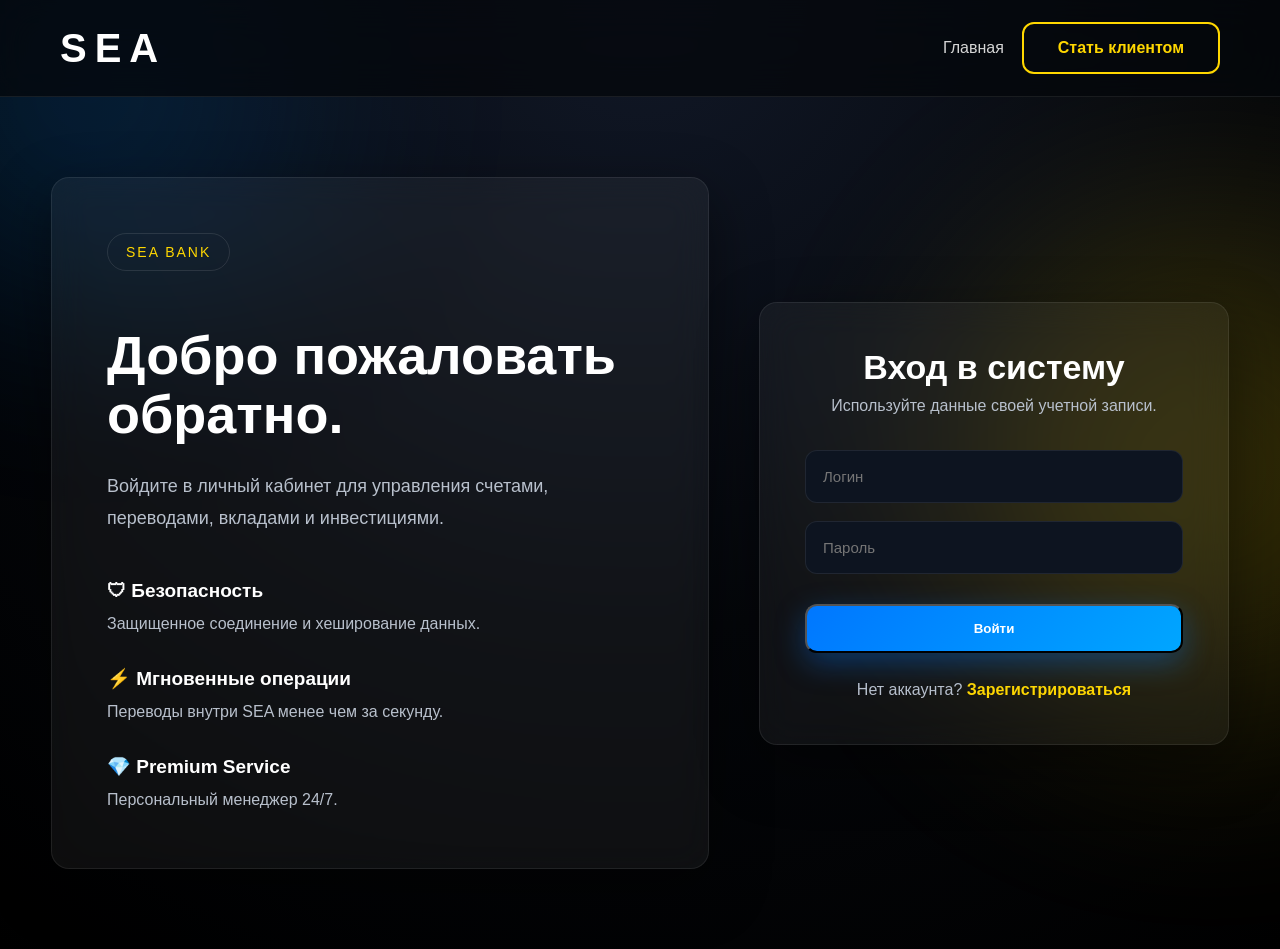
<file: templates/login.html>
<!DOCTYPE html>
<html lang="ru">
<head>
    <meta charset="UTF-8">
    <meta name="viewport" content="width=device-width, initial-scale=1.0">
    <title>Вход | SEA Bank</title>
    <link rel="stylesheet" href="/static/css/style.css">
</head>
<body>
<div class="background-blur blur-1"></div>
<div class="background-blur blur-2"></div>
<header>
    <div class="logo" onclick="window.location.href='/'" style="cursor:pointer;">SEA</div>
    <nav>
        <a href="/" class="nav-link">Главная</a>
        <a href="/register" class="btn btn-outline">Стать клиентом</a>
    </nav>
</header>
<section class="auth-page">
    <div class="auth-wrapper">
        <div class="glass-card auth-info">
            <span class="hero-badge">SEA BANK</span>
            <h1>Добро пожаловать обратно.</h1>
            <p>Войдите в личный кабинет для управления счетами, переводами, вкладами и инвестициями.</p>
            <div class="auth-benefits">
                <div><strong>🛡 Безопасность</strong><p>Защищенное соединение и хеширование данных.</p></div>
                <div><strong>⚡ Мгновенные операции</strong><p>Переводы внутри SEA менее чем за секунду.</p></div>
                <div><strong>💎 Premium Service</strong><p>Персональный менеджер 24/7.</p></div>
            </div>
        </div>
        <div class="glass-card auth-form-box">
            <h2>Вход в систему</h2>
            <p class="auth-subtitle">Используйте данные своей учетной записи.</p>
            
            <form id="loginForm" class="auth-form">
                <input type="text" name="username" placeholder="Логин" required>
                <input type="password" name="password" placeholder="Пароль" required>
                <button type="submit" class="btn btn-primary">Войти</button>
            </form>
            
            <div class="auth-footer">Нет аккаунта? <a href="/register">Зарегистрироваться</a></div>
        </div>
    </div>
</section>

<div id="toast-container" style="position: fixed; top: 20px; right: 20px; z-index: 9999;"></div>

<script src="/static/js/script.js"></script>
<script>
    function getCookie(name) {
        const value = `; ${document.cookie}`;
        const parts = value.split(`; ${name}=`);
        if (parts.length === 2) return parts.pop().split(';').shift();
        return '';
    }

    document.getElementById('loginForm').addEventListener('submit', async function(e) {
        e.preventDefault();
        
        const formData = new FormData(this);
        const btn = this.querySelector('button');
        const originalText = btn.innerText;
        
        btn.innerText = 'Входим...';
        btn.disabled = true;

        try {
            console.log("Отправка запроса на /login...");
            
            const csrfToken = getCookie('_gorilla_csrf');

            const response = await fetch('/login', {
                method: 'POST',
                body: formData,
                credentials: 'include',
                headers: {
                    'X-CSRF-Token': csrfToken
                }
            });

            console.log("Статус ответа:", response.status);
            console.log("Заголовки:", response.headers.get('content-type'));

            // Проверяем, является ли ответ JSON
            const contentType = response.headers.get("content-type");
            if (!contentType || !contentType.includes("application/json")) {
                throw new TypeError("Сервер вернул не JSON! Проверь логи Go.");
            }

            const data = await response.json();
            console.log("Данные от сервера:", data);
            
            if (response.ok) {
                if (data.redirect) {
                    showToast('Успешно! Заходим...', 'success');
                    window.location.href = data.redirect;
                } else {
                    showToast('Ошибка: нет адреса для перехода', 'error');
                    btn.innerText = originalText;
                    btn.disabled = false;
                }
            } else {
                showToast(data.error || 'Ошибка входа', 'error');
                btn.innerText = originalText;
                btn.disabled = false;
            }

        } catch (err) {
            console.error("Ошибка JS:", err);
            showToast('Произошла ошибка при обработке ответа', 'error');
            btn.innerText = originalText;
            btn.disabled = false;
        }
    });
</script>
</body>
</html>
</file>
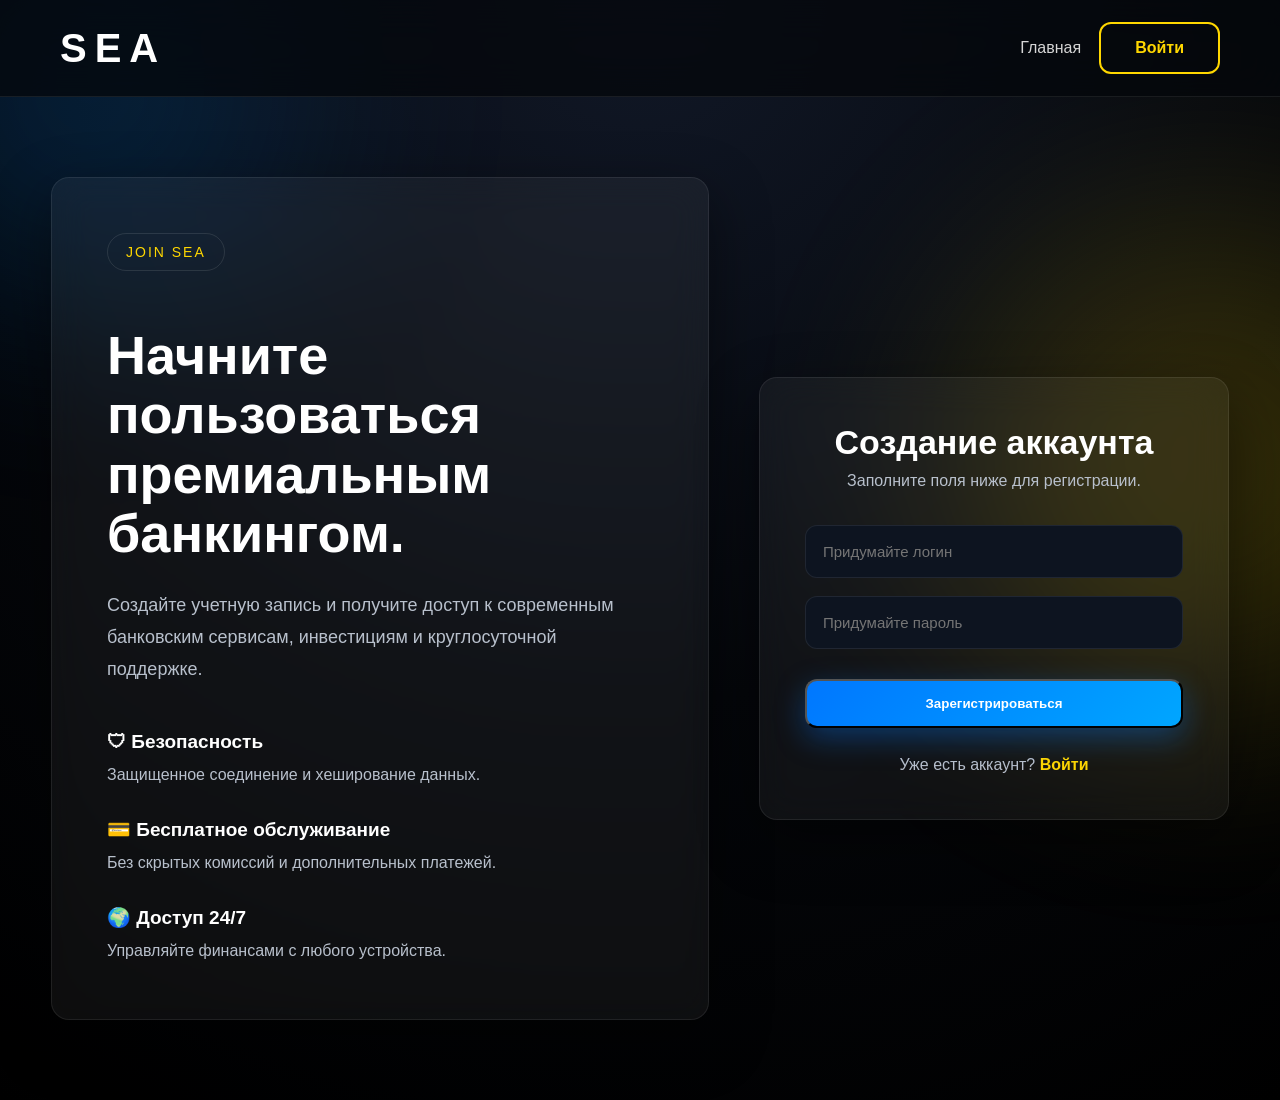
<file: templates/register.html>
<!DOCTYPE html>
<html lang="ru">
<head>
    <meta charset="UTF-8">
    <meta name="viewport" content="width=device-width, initial-scale=1.0">
    <title>Регистрация | SEA Bank</title>
    <link rel="stylesheet" href="/static/css/style.css">
</head>
<body>
<div class="background-blur blur-1"></div>
<div class="background-blur blur-2"></div>
<header>
    <div class="logo" onclick="window.location.href='/'" style="cursor:pointer;">SEA</div>
    <nav>
        <a href="/" class="nav-link">Главная</a>
        <a href="/login" class="btn btn-outline">Войти</a>
    </nav>
</header>
<section class="auth-page">
    <div class="auth-wrapper">
        <div class="glass-card auth-info">
            <span class="hero-badge">JOIN SEA</span>
            <h1>Начните пользоваться премиальным банкингом.</h1>
            <p>Создайте учетную запись и получите доступ к современным банковским сервисам, инвестициям и круглосуточной поддержке.</p>
            <div class="auth-benefits">
                <div><strong>🛡 Безопасность</strong><p>Защищенное соединение и хеширование данных.</p></div>
                <div><strong>💳 Бесплатное обслуживание</strong><p>Без скрытых комиссий и дополнительных платежей.</p></div>
                <div><strong>🌍 Доступ 24/7</strong><p>Управляйте финансами с любого устройства.</p></div>
            </div>
        </div>
        <div class="glass-card auth-form-box">
            <h2>Создание аккаунта</h2>
            <p class="auth-subtitle">Заполните поля ниже для регистрации.</p>
            
            <!-- Добавлен ID для JS -->
            <form id="registerForm" class="auth-form">
                <input type="text" name="username" placeholder="Придумайте логин" required>
                <input type="password" name="password" placeholder="Придумайте пароль" required>
                <button type="submit" class="btn btn-primary">Зарегистрироваться</button>
            </form>
            
            <div class="auth-footer">Уже есть аккаунт? <a href="/login">Войти</a></div>
        </div>
    </div>
</section>

<div id="toast-container" style="position: fixed; top: 20px; right: 20px; z-index: 9999;"></div>

<script src="/static/js/script.js"></script>
<script>
    function getCookie(name) {
        const value = `; ${document.cookie}`;
        const parts = value.split(`; ${name}=`);
        if (parts.length === 2) return parts.pop().split(';').shift();
        return '';
    }

    document.getElementById('registerForm').addEventListener('submit', async function(e) {
        e.preventDefault();
        
        const formData = new FormData(this);
        const btn = this.querySelector('button');
        const originalText = btn.innerText;
        
        btn.innerText = 'Создаем аккаунт...';
        btn.disabled = true;

        try {
            const csrfToken = getCookie('_gorilla_csrf');

            const response = await fetch('/register', {
                method: 'POST',
                body: formData,
                credentials: 'include',
                headers: {
                    'X-CSRF-Token': csrfToken
                }
            });
            
            const data = await response.json();
            
            if (response.ok && data.redirect) {
                showToast('Регистрация успешна! Добро пожаловать.', 'success');
                setTimeout(() => {
                    window.location.href = data.redirect;
                }, 1500);
            } else {
                showToast(data.error || 'Ошибка регистрации', 'error');
                btn.innerText = originalText;
                btn.disabled = false;
            }
        } catch (err) {
            console.error(err);
            showToast('Ошибка соединения с сервером', 'error');
            btn.innerText = originalText;
            btn.disabled = false;
        }
    });
</script>
</body>
</html>
</file>
<file: static/css/style.css>
:root {
    --bg: #05070b;
    --bg2: #0c1320;
    --card: rgba(255,255,255,.05);
    --border: rgba(255,255,255,.08);
    --yellow: #FFD700;
    --white: #ffffff;
    --gray: #b8c0cc;
    --accent: #00a6ff;
    --shadow: 0 20px 60px rgba(0,0,0,.45);
    --radius: 18px;
    --transition: .35s;
}

* {
    margin: 0;
    padding: 0;
    box-sizing: border-box;
}

html {
    scroll-behavior: smooth;
}

body {
    font-family: 'Inter', sans-serif;
    background: radial-gradient(circle at top, #111827 0%, #05070b 55%, #000 100%);
    color: var(--white);
    overflow-x: hidden;
}

a {
    text-decoration: none;
    color: inherit;
}

.container {
    width: min(1200px, 92%);
    margin: auto;
}

section {
    padding: 90px 0;
}

/* Background Blurs */
.background-blur {
    position: fixed;
    border-radius: 50%;
    filter: blur(120px);
    opacity: .18;
    z-index: -1;
    animation: float 10s ease-in-out infinite;
}

.blur-1 {
    width: 420px;
    height: 420px;
    background: #008cff;
    top: -120px;
    left: -120px;
}

.blur-2 {
    width: 500px;
    height: 500px;
    background: #FFD700;
    right: -180px;
    top: 220px;
}

.blur-3 {
    width: 380px;
    height: 380px;
    background: #0077ff;
    left: 35%;
    bottom: -180px;
}

@keyframes float {
    0%, 100% { transform: translateY(0); }
    50% { transform: translateY(-30px); }
}

/* Header */
header {
    position: sticky;
    top: 0;
    z-index: 100;
    backdrop-filter: blur(20px);
    background: rgba(5,7,11,.75);
    border-bottom: 1px solid var(--border);
    display: flex;
    justify-content: space-between;
    align-items: center;
    padding: 22px 60px;
}

.logo {
    font-size: 40px;
    font-weight: 900;
    letter-spacing: 8px;
    transition: .3s;
}

.logo:hover {
    color: var(--yellow);
    text-shadow: 0 0 20px var(--yellow);
    transform: scale(1.05);
}

nav {
    display: flex;
    align-items: center;
    gap: 18px;
}

.nav-link {
    color: #d6d6d6;
    transition: .3s;
}

.nav-link:hover {
    color: white;
}

/* Buttons Global */
.btn {
    display: inline-flex;
    align-items: center;
    justify-content: center;
    padding: 15px 34px;
    border-radius: 12px;
    font-weight: 700;
    transition: .35s;
    cursor: pointer;
    position: relative;
    overflow: hidden;
}

.btn-primary {
    background: linear-gradient(135deg, #0077ff, #00a6ff);
    color: white;
    box-shadow: 0 10px 30px rgba(0,119,255,.35);
}

.btn-primary:hover {
    transform: translateY(-4px);
    box-shadow: 0 18px 40px rgba(0,119,255,.45);
}

.btn-outline {
    border: 2px solid var(--yellow);
    color: var(--yellow);
}

.btn-outline:hover {
    background: var(--yellow);
    color: black;
    box-shadow: 0 0 25px var(--yellow);
}

.ripple {
    position: absolute;
    border-radius: 50%;
    transform: scale(0);
    background: rgba(255,255,255,.4);
    animation: ripple .6s linear;
    pointer-events: none;
}

@keyframes ripple {
    to {
        transform: scale(4);
        opacity: 0;
    }
}

/* Hero */
.hero-wrapper {
    position: relative;
    min-height: 95vh;
    display: flex;
    align-items: center;
    justify-content: center;
    overflow: hidden;
}

.hero-wrapper::before {
    content: "";
    position: absolute;
    inset: 0;
    background: url("/static/image/bg.jpg") center/cover;
    opacity: .18;
    transform: scale(1.08);
}

.hero-overlay {
    position: absolute;
    inset: 0;
    background: linear-gradient(rgba(0,0,0,.75), rgba(0,0,0,.92));
}

.hero {
    position: relative;
    z-index: 2;
    width: min(1280px, 92%);
    display: grid;
    grid-template-columns: 1.2fr .8fr;
    gap: 60px;
    align-items: center;
}

.hero-badge {
    display: inline-block;
    padding: 10px 18px;
    border: 1px solid rgba(255,255,255,.1);
    border-radius: 999px;
    color: var(--yellow);
    font-size: 14px;
    margin-bottom: 30px;
    letter-spacing: 2px;
}

.hero h1 {
    font-size: 64px;
    line-height: 1.1;
    margin-bottom: 25px;
}

.hero p {
    color: var(--gray);
    font-size: 19px;
    line-height: 1.8;
    max-width: 650px;
}

.btn-group {
    display: flex;
    gap: 20px;
    margin-top: 40px;
    flex-wrap: wrap;
}

.hero-left {
    animation: fadeUp .9s ease;
}

.hero-right {
    display: flex;
    justify-content: center;
    animation: fadeUp 1.2s ease;
}

/* Glass Card */
.glass-card {
    background: var(--card);
    backdrop-filter: blur(18px);
    border: 1px solid var(--border);
    border-radius: var(--radius);
    box-shadow: var(--shadow);
}

.hero-card {
    width: 100%;
    max-width: 380px;
    padding: 35px;
}

.card-title {
    color: var(--yellow);
    font-size: 15px;
    font-weight: 700;
    letter-spacing: 2px;
    margin-bottom: 25px;
}

.hero-stat {
    padding: 18px 0;
    border-bottom: 1px solid rgba(255,255,255,.08);
}

.hero-stat:last-child {
    border-bottom: none;
}

.hero-stat span {
    display: block;
    color: var(--gray);
    font-size: 14px;
    margin-bottom: 6px;
}

.hero-stat strong {
    font-size: 22px;
    font-weight: 700;
}

/* Stats */
.stats {
    width: min(1280px, 92%);
    margin: -70px auto 0;
    display: grid;
    grid-template-columns: repeat(4, 1fr);
    gap: 30px;
    position: relative;
    z-index: 5;
}

.stat-item {
    background: rgba(255,255,255,.04);
    border: 1px solid var(--border);
    border-radius: 18px;
    padding: 35px;
    text-align: center;
    transition: var(--transition);
    backdrop-filter: blur(12px);
}

.stat-item:hover {
    transform: translateY(-8px);
    border-color: rgba(255,215,0,.35);
}

.stat-item h2 {
    color: var(--yellow);
    font-size: 44px;
    margin-bottom: 10px;
}

.stat-item p {
    color: var(--gray);
    line-height: 1.6;
}

/* Section Titles */
.section-title {
    text-align: center;
    margin-bottom: 70px;
}

.section-title span {
    color: var(--yellow);
    letter-spacing: 3px;
    font-size: 13px;
    font-weight: 700;
}

.section-title h2 {
    font-size: 46px;
    margin-top: 18px;
    margin-bottom: 18px;
}

.section-title p {
    color: var(--gray);
    max-width: 700px;
    margin: auto;
    line-height: 1.8;
}

/* Features */
.features {
    display: grid;
    grid-template-columns: repeat(3, 1fr);
    gap: 30px;
}

.feature-card {
    background: rgba(255,255,255,.04);
    border: 1px solid var(--border);
    border-radius: 20px;
    padding: 40px;
    transition: .35s;
}

.feature-card:hover {
    transform: translateY(-10px);
    box-shadow: 0 25px 45px rgba(0,0,0,.35);
    border-color: rgba(255,215,0,.25);
}

.feature-icon {
    width: 72px;
    height: 72px;
    border-radius: 18px;
    background: linear-gradient(135deg, #0077ff, #00a6ff);
    display: flex;
    align-items: center;
    justify-content: center;
    font-size: 34px;
    margin-bottom: 25px;
}

.feature-card h3 {
    margin-bottom: 18px;
    font-size: 24px;
}

.feature-card p {
    color: var(--gray);
    line-height: 1.8;
}

/* Products */
.products-grid {
    display: grid;
    grid-template-columns: repeat(3, 1fr);
    gap: 35px;
}

.product-card {
    background: rgba(255,255,255,.04);
    border: 1px solid var(--border);
    border-radius: 22px;
    padding: 35px;
    transition: .35s;
}

.product-card:hover {
    transform: translateY(-10px);
    border-color: rgba(255,215,0,.35);
}

.product-card.featured {
    background: linear-gradient(180deg, rgba(255,215,0,.08), rgba(255,255,255,.04));
    transform: scale(1.04);
}

.product-header {
    display: flex;
    justify-content: space-between;
    align-items: center;
    margin-bottom: 30px;
}

.product-header h3 {
    font-size: 28px;
}

.product-tag {
    background: #12304a;
    color: #67c5ff;
    padding: 8px 14px;
    border-radius: 999px;
    font-size: 12px;
    font-weight: 700;
}

.product-tag.gold {
    background: #4f4100;
    color: var(--yellow);
}

.deposit-rate {
    text-align: center;
    margin: 35px 0;
}

.deposit-rate span {
    color: var(--gray);
}

.deposit-rate h2 {
    font-size: 70px;
    color: var(--yellow);
    margin: 10px 0;
}

.deposit-rate p {
    color: var(--gray);
}

.product-card ul {
    list-style: none;
}

.product-card li {
    padding: 12px 0;
    border-bottom: 1px solid rgba(255,255,255,.06);
    color: #ddd;
}

.product-card li:last-child {
    border-bottom: none;
}

/* Steps */
.steps-grid {
    display: grid;
    grid-template-columns: repeat(4, 1fr);
    gap: 30px;
}

.step {
    position: relative;
    padding: 40px 30px;
    border-radius: 20px;
    background: rgba(255,255,255,.04);
    border: 1px solid var(--border);
    transition: .35s;
    overflow: hidden;
}

.step:hover {
    transform: translateY(-10px);
    border-color: rgba(255,215,0,.35);
}

.step::before {
    content: "";
    position: absolute;
    inset: 0;
    background: linear-gradient(135deg, rgba(0,119,255,.08), transparent);
    opacity: 0;
    transition: .35s;
}

.step:hover::before {
    opacity: 1;
}

.step-number {
    width: 65px;
    height: 65px;
    border-radius: 50%;
    display: flex;
    align-items: center;
    justify-content: center;
    background: linear-gradient(135deg, #0077ff, #00a6ff);
    color: #fff;
    font-size: 24px;
    font-weight: 700;
    margin-bottom: 25px;
}

.step h3 {
    font-size: 24px;
    margin-bottom: 15px;
}

.step p {
    color: var(--gray);
    line-height: 1.7;
}

/* Reviews */
.reviews-grid {
    display: grid;
    grid-template-columns: repeat(3, 1fr);
    gap: 30px;
}

.review-card {
    background: rgba(255,255,255,.04);
    border: 1px solid var(--border);
    border-radius: 20px;
    padding: 35px;
    transition: .35s;
}

.review-card:hover {
    transform: translateY(-8px);
    border-color: rgba(255,215,0,.3);
}

.stars {
    color: var(--yellow);
    font-size: 26px;
    margin-bottom: 20px;
}

.review-card p {
    color: var(--gray);
    line-height: 1.8;
    margin-bottom: 25px;
}

.review-card strong {
    font-size: 17px;
}

/* FAQ */
.faq {
    max-width: 900px;
    margin: auto;
}

.faq-item {
    background: rgba(255,255,255,.04);
    border: 1px solid var(--border);
    border-radius: 16px;
    margin-bottom: 18px;
    overflow: hidden;
    transition: .3s;
}

.faq-item:hover {
    border-color: rgba(255,215,0,.35);
}

.faq-item summary {
    list-style: none;
    cursor: pointer;
    padding: 22px 28px;
    font-size: 18px;
    font-weight: 600;
    color: var(--yellow);
}

.faq-item summary::-webkit-details-marker {
    display: none;
}

.faq-item p {
    padding: 0 28px 24px;
    color: var(--gray);
    line-height: 1.8;
}

/* CTA */
.cta {
    margin-top: 90px;
    text-align: center;
    background: linear-gradient(135deg, rgba(0,119,255,.12), rgba(255,215,0,.05));
    border-top: 1px solid var(--border);
    border-bottom: 1px solid var(--border);
}

.cta-content {
    width: min(900px, 92%);
    margin: auto;
}

.cta span {
    color: var(--yellow);
    letter-spacing: 3px;
    font-size: 13px;
    font-weight: 700;
}

.cta h2 {
    font-size: 52px;
    margin: 20px 0;
}

.cta p {
    color: var(--gray);
    line-height: 1.8;
    max-width: 650px;
    margin: auto;
}

/* Footer */
footer {
    padding: 80px 0 40px;
}

.footer-grid {
    width: min(1200px, 92%);
    margin: auto;
    display: grid;
    grid-template-columns: 2fr 1fr 1fr 1fr;
    gap: 50px;
}

.footer-logo {
    font-size: 40px;
    font-weight: 900;
    letter-spacing: 8px;
    margin-bottom: 20px;
}

.footer-grid h4 {
    margin-bottom: 20px;
}

.footer-grid a,
.footer-grid p {
    display: block;
    color: var(--gray);
    margin-bottom: 14px;
    transition: .25s;
}

.footer-grid a:hover {
    color: white;
}

.footer-bottom {
    text-align: center;
    margin-top: 60px;
    padding-top: 30px;
    border-top: 1px solid rgba(255,255,255,.08);
    color: #888;
}

/* Animations */
@keyframes fadeUp {
    from {
        opacity: 0;
        transform: translateY(35px);
    }
    to {
        opacity: 1;
        transform: translateY(0);
    }
}

.reveal {
    opacity: 0;
    transform: translateY(40px);
    transition: .8s;
}

.reveal.active {
    opacity: 1;
    transform: none;
}

/* ===========================
   DEPOSIT CARDS (with Background Glow & Animated Borders)
=========================== */

.deposit-grid {
    display: grid;
    grid-template-columns: repeat(auto-fit, minmax(290px, 1fr));
    gap: 28px;
    margin-top: 45px;
}

.deposit-card {
    position: relative;
    overflow: hidden;
    min-height: 500px;
    border-radius: 26px;
    padding: 30px;
    display: flex;
    flex-direction: column;
    backdrop-filter: blur(32px);
    -webkit-backdrop-filter: blur(32px);
    border: 1.5px solid rgba(255,255,255,.12);
    transition: all .4s cubic-bezier(0.25, 0.46, 0.45, 0.94);
    box-shadow: inset 0 1px rgba(255,255,255,.05), 0 18px 40px rgba(0,0,0,.30);
}

/* Background glow on hover */
.deposit-card::before {
    content: '';
    position: absolute;
    inset: 0;
    border-radius: 26px;
    opacity: 0;
    transition: opacity .5s ease;
    pointer-events: none;
}

.deposit-card:hover::before {
    opacity: 1;
}

/* Animated border glow for card */
.deposit-card::after {
    content: '';
    position: absolute;
    inset: -2px;
    border-radius: 28px;
    padding: 2px;
    background: linear-gradient(135deg, transparent 30%, currentColor 50%, transparent 70%);
    background-size: 300% 300%;
    -webkit-mask: linear-gradient(#fff 0 0) content-box, linear-gradient(#fff 0 0);
    -webkit-mask-composite: xor;
    mask-composite: exclude;
    opacity: 0;
    transition: opacity .5s;
    pointer-events: none;
}

.deposit-card:hover::after {
    opacity: 1;
    animation: borderGlow 2.5s ease-in-out infinite alternate;
}

@keyframes borderGlow {
    0% { background-position: 0% 50%; }
    100% { background-position: 100% 50%; }
}

/* CARD COLORS */
.deposit-card.tidal {
    background: rgba(17,48,108,.28);
    border-color: rgba(84,143,255,.4);
    color: #66a6ff;
}
.deposit-card.tidal::before { background: radial-gradient(circle at 50% 50%, rgba(84,143,255,.12), transparent 70%); }
.deposit-card.tidal:hover { border-color: rgba(84,143,255,.7); box-shadow: 0 0 60px rgba(84,143,255,.08), 0 20px 60px rgba(0,0,0,.4); }

.deposit-card.deep {
    background: rgba(10,71,90,.28);
    border-color: rgba(50,230,214,.4);
    color: #5ffff2;
}
.deposit-card.deep::before { background: radial-gradient(circle at 50% 50%, rgba(50,230,214,.12), transparent 70%); }
.deposit-card.deep:hover { border-color: rgba(50,230,214,.7); box-shadow: 0 0 60px rgba(50,230,214,.08), 0 20px 60px rgba(0,0,0,.4); }

.deposit-card.coral {
    background: rgba(67,36,47,.28);
    border-color: rgba(255,126,94,.4);
    color: #ff8d70;
}
.deposit-card.coral::before { background: radial-gradient(circle at 50% 50%, rgba(255,126,94,.12), transparent 70%); }
.deposit-card.coral:hover { border-color: rgba(255,126,94,.7); box-shadow: 0 0 60px rgba(255,126,94,.08), 0 20px 60px rgba(0,0,0,.4); }

.deposit-card.elite {
    background: rgba(55,37,83,.28);
    border-color: rgba(190,123,255,.4);
    color: #d2a8ff;
}
.deposit-card.elite::before { background: radial-gradient(circle at 50% 50%, rgba(190,123,255,.12), transparent 70%); }
.deposit-card.elite:hover { border-color: rgba(190,123,255,.7); box-shadow: 0 0 60px rgba(190,123,255,.08), 0 20px 60px rgba(0,0,0,.4); }

.deposit-card.gold {
    background: rgba(69,58,27,.28);
    border-color: rgba(255,207,86,.4);
    color: #ffd75a;
}
.deposit-card.gold::before { background: radial-gradient(circle at 50% 50%, rgba(255,207,86,.12), transparent 70%); }
.deposit-card.gold:hover { border-color: rgba(255,207,86,.7); box-shadow: 0 0 60px rgba(255,207,86,.08), 0 20px 60px rgba(0,0,0,.4); }

/* CARD HEADER */
.deposit-header { display: flex; align-items: center; gap: 18px; }

.deposit-circle {
    width: 72px; height: 72px; border-radius: 50%;
    display: flex; justify-content: center; align-items: center;
    font-size: 34px; background: rgba(255,255,255,.05);
    border: 1.5px solid rgba(255,255,255,.15); transition: all .4s; position: relative;
}
.deposit-circle::after {
    content: ''; position: absolute; inset: -3px; border-radius: 50%; padding: 2px;
    background: linear-gradient(135deg, transparent 30%, currentColor 50%, transparent 70%);
    background-size: 300% 300%;
    -webkit-mask: linear-gradient(#fff 0 0) content-box, linear-gradient(#fff 0 0);
    -webkit-mask-composite: xor; mask-composite: exclude;
    opacity: 0; transition: opacity .5s; pointer-events: none;
}
.deposit-card:hover .deposit-circle::after { opacity: 1; animation: borderGlow 2.5s ease-in-out infinite alternate; }
.deposit-card:hover .deposit-circle { transform: scale(1.05) rotate(-5deg); border-color: currentColor; }

.deposit-header h3 { margin: 0; font-size: 30px; font-weight: 700; letter-spacing: -.4px; }

.deposit-pill {
    display: inline-flex; margin-top: 8px; padding: 7px 15px; border-radius: 999px;
    font-size: 12px; font-weight: 700; color: #fff; transition: all .4s; position: relative;
}
.deposit-pill::after {
    content: ''; position: absolute; inset: -2px; border-radius: 999px; padding: 2px;
    background: linear-gradient(135deg, transparent 30%, currentColor 50%, transparent 70%);
    background-size: 300% 300%;
    -webkit-mask: linear-gradient(#fff 0 0) content-box, linear-gradient(#fff 0 0);
    -webkit-mask-composite: xor; mask-composite: exclude;
    opacity: 0; transition: opacity .5s; pointer-events: none;
}
.deposit-card:hover .deposit-pill::after { opacity: 1; animation: borderGlow 2.5s ease-in-out infinite alternate; }
.deposit-card:hover .deposit-pill { transform: scale(1.05); }

.deposit-card.tidal .deposit-pill { background: #2b68da; }
.deposit-card.deep .deposit-pill { background: #119697; }
.deposit-card.coral .deposit-pill { background: #bb5543; }
.deposit-card.elite .deposit-pill { background: #7b4ae4; }
.deposit-card.gold .deposit-pill { background: #987725; }

/* RATE */
.deposit-rate { margin: 36px 0; text-align: center; background: none; border: none; box-shadow: none; padding: 0; }
.deposit-rate span { font-size: 14px; color: #c0c8d8; text-transform: uppercase; letter-spacing: 1px; }
.deposit-rate h2 { margin: 8px 0; font-size: 66px; line-height: 1; font-weight: 900; letter-spacing: -2px; transition: all .4s; }
.deposit-card:hover .deposit-rate h2 { transform: scale(1.03); }

.deposit-card.tidal .deposit-rate h2 { color: #62a8ff; }
.deposit-card.deep .deposit-rate h2 { color: #63fff4; }
.deposit-card.coral .deposit-rate h2 { color: #ff9274; }
.deposit-card.elite .deposit-rate h2 { color: #d3a5ff; }
.deposit-card.gold .deposit-rate h2 { color: #ffd65b; }

.deposit-rate p { margin: 0; color: #c8d0df; }

/* DEPOSIT TABLE */
.deposit-table { margin-top: 6px; border-top: 1px solid rgba(255,255,255,.08); }
.deposit-row { display: flex; justify-content: space-between; align-items: center; padding: 15px 0; border-bottom: 1px solid rgba(255,255,255,.08); transition: all .3s; }
.deposit-card:hover .deposit-row { border-bottom-color: rgba(255,255,255,.15); }
.deposit-row span { color: #d4dae8; font-size: 15px; }
.deposit-row b { color: #fff; font-weight: 700; }

/* DESCRIPTION */
.deposit-description { margin-top: auto; padding-top: 24px; color: #c0c8d8; line-height: 1.7; font-size: 14px; border-top: 1px solid rgba(255,255,255,.05); transition: all .4s; }
.deposit-card:hover .deposit-description { border-top-color: rgba(255,255,255,.12); }

/* AUTH */
.auth-page { min-height: calc(100vh - 90px); display: flex; align-items: center; justify-content: center; padding: 80px 20px; }
.auth-wrapper { width: min(1200px, 95%); display: grid; grid-template-columns: 1fr 470px; gap: 50px; align-items: center; }
.auth-info { padding: 55px; }
.auth-info h1 { font-size: 54px; line-height: 1.1; margin: 25px 0; }
.auth-info > p { color: var(--gray); font-size: 18px; line-height: 1.8; margin-bottom: 45px; }
.auth-benefits { display: flex; flex-direction: column; gap: 30px; }
.auth-benefits strong { display: block; font-size: 19px; margin-bottom: 8px; }
.auth-benefits p { color: var(--gray); line-height: 1.7; }
.auth-form-box { padding: 45px; }
.auth-form-box h2 { text-align: center; font-size: 34px; margin-bottom: 10px; }
.auth-subtitle { color: var(--gray); text-align: center; margin-bottom: 35px; }
.auth-form { display: flex; flex-direction: column; gap: 18px; }
.auth-form input { background: #0d1420; border: 1px solid rgba(255,255,255,.08); border-radius: 12px; color: white; padding: 17px; font-size: 15px; transition: .3s; }
.auth-form input:focus { outline: none; border-color: var(--yellow); box-shadow: 0 0 20px rgba(255,215,0,.18); }
.auth-form button { width: 100%; margin-top: 12px; }
.auth-footer { text-align: center; margin-top: 28px; color: var(--gray); }
.auth-footer a { color: var(--yellow); font-weight: 600; }
.auth-footer a:hover { text-decoration: underline; }

/* DASHBOARD */
.dashboard { width: min(1400px, 95%); margin: 50px auto; }
.dashboard-top { display: grid; grid-template-columns: repeat(3, 1fr); gap: 25px; margin-bottom: 35px; }
.dashboard-card { background: rgba(255,255,255,.04); border: 1px solid rgba(255,255,255,.08); border-radius: 20px; padding: 30px; backdrop-filter: blur(15px); transition: .3s; }
.dashboard-card:hover { transform: translateY(-5px); }
.dashboard-card span { color: var(--gray); display: block; margin-bottom: 10px; }
.dashboard-card h2 { color: var(--yellow); font-size: 38px; }

.card { background: rgba(255,255,255,.04); border: 1px solid rgba(255,255,255,.08); border-radius: 20px; padding: 35px; margin-bottom: 35px; backdrop-filter: blur(15px); }
.card h3 { margin-bottom: 25px; font-size: 28px; }
.card h1 { margin-bottom: 15px; }

table { width: 100%; border-collapse: collapse; margin-top: 25px; }
thead { background: #111827; }
th { color: var(--yellow); padding: 18px; text-align: left; }
td { padding: 18px; border-bottom: 1px solid rgba(255,255,255,.08); }
tbody tr { transition: .25s; }
tbody tr:hover { background: rgba(255,255,255,.03); }

.deposit-actions { display: flex; flex-wrap: wrap; gap: 10px; }
.deposit-actions form { display: flex; gap: 8px; align-items: center; }
.input-sea { width: 120px; padding: 10px; border-radius: 10px; background: #111827; border: 1px solid rgba(255,255,255,.08); color: white; }
.input-sea:focus { border-color: var(--yellow); outline: none; }

.balance { color: var(--yellow); font-size: 44px; font-weight: 700; }
.operation-positive { color: #49d26b; }
.operation-negative { color: #ff6b6b; }

/* ===========================
   ADMIN PANEL STYLING
=========================== */

.admin-stats-grid { display: grid; grid-template-columns: repeat(3, 1fr); gap: 30px; margin-bottom: 40px; }
.admin-stat { background: rgba(255,255,255,.04); border: 1px solid var(--border); border-radius: 18px; padding: 30px; text-align: center; transition: var(--transition); }
.admin-stat:hover { transform: translateY(-5px); border-color: rgba(255,215,0,.35); }
.admin-stat h2 { color: var(--yellow); font-size: 44px; margin-bottom: 10px; }
.admin-stat p { color: var(--gray); }

.admin-table-wrap { overflow-x: auto; }
.admin-table-wrap table { width: 100%; border-collapse: collapse; margin-top: 25px; }
.admin-table-wrap thead { background: #111827; }
.admin-table-wrap th { color: var(--yellow); padding: 18px; text-align: left; font-weight: 600; letter-spacing: 0.5px; }
.admin-table-wrap td { padding: 18px; border-bottom: 1px solid rgba(255,255,255,.08); vertical-align: middle; }
.admin-table-wrap tbody tr { transition: .25s; }
.admin-table-wrap tbody tr:hover { background: rgba(255,255,255,.03); }

/* Admin Buttons & Inputs */
.balance-form { display: flex; gap: 6px; align-items: center; }

/* Сброс стилей для кнопок в таблице */
.admin-table-wrap button, 
.admin-table-wrap a.action-btn {
    appearance: none;
    -webkit-appearance: none;
    border: none;
    outline: none;
    font-family: 'Inter', sans-serif;
    text-decoration: none;
    display: inline-flex;
    align-items: center;
    justify-content: center;
    cursor: pointer;
    transition: all 0.3s cubic-bezier(0.4, 0, 0.2, 1);
    font-weight: 600;
    letter-spacing: 0.5px;
    border-radius: 8px;
    padding: 8px 14px;
    font-size: 13px;
    margin: 2px;
    color: white !important;
}

/* Блокировка (Красный градиент) */
button.btn-block, 
.admin-table-wrap form button[value="toggle_status"] {
    background: linear-gradient(135deg, #ef4444 0%, #b91c1c 100%);
    box-shadow: 0 4px 12px rgba(239, 68, 68, 0.25);
}
button.btn-block:hover, 
.admin-table-wrap form button[value="toggle_status"]:hover {
    transform: translateY(-2px);
    box-shadow: 0 6px 20px rgba(239, 68, 68, 0.4);
    filter: brightness(1.1);
}

/* Разблокировка (Зеленый градиент) */
button.btn-unblock {
    background: linear-gradient(135deg, #22c55e 0%, #15803d 100%);
    box-shadow: 0 4px 12px rgba(34, 197, 94, 0.25);
}
button.btn-unblock:hover {
    transform: translateY(-2px);
    box-shadow: 0 6px 20px rgba(34, 197, 94, 0.4);
    filter: brightness(1.1);
}

/* Детали (Синий градиент) */
a.btn-view, 
.admin-table-wrap a[href*="/admin/user"] {
    background: linear-gradient(135deg, #3b82f6 0%, #1d4ed8 100%);
    box-shadow: 0 4px 12px rgba(59, 130, 246, 0.25);
}
a.btn-view:hover, 
.admin-table-wrap a[href*="/admin/user"]:hover {
    transform: translateY(-2px);
    box-shadow: 0 6px 20px rgba(59, 130, 246, 0.4);
    filter: brightness(1.1);
}

/* Кнопки +/- баланса */
.balance-form button {
    width: 32px; height: 32px; padding: 0; border-radius: 6px; font-size: 16px; font-weight: bold;
}
.balance-form button[value="add_funds"] {
    background: linear-gradient(135deg, #10b981, #059669);
    box-shadow: 0 2px 8px rgba(16, 185, 129, 0.3);
}
.balance-form button[value="withdraw_funds"] {
    background: linear-gradient(135deg, #f43f5e, #be123c);
    box-shadow: 0 2px 8px rgba(244, 63, 94, 0.3);
}
.balance-form button:hover { transform: scale(1.15); filter: brightness(1.2); }

/* Поле ввода суммы */
.balance-input {
    background: rgba(0, 0, 0, 0.3);
    border: 1px solid var(--border);
    color: white;
    padding: 6px 10px;
    border-radius: 6px;
    width: 80px;
    text-align: center;
    font-family: 'Inter', sans-serif;
    transition: 0.3s;
}
.balance-input:focus {
    border-color: var(--yellow);
    box-shadow: 0 0 10px rgba(255, 215, 0, 0.15);
    outline: none;
}

/* Statuses Text */
.status-active { color: #22c55e; font-weight: 600; }
.status-blocked { color: #ef4444; font-weight: 600; }

/* ===========================
   MEDIA QUERIES
=========================== */

@media (max-width: 1100px) {
    .hero { grid-template-columns: 1fr; text-align: center; }
    .hero-right { order: -1; }
    .stats { grid-template-columns: repeat(2, 1fr); }
    .features, .products-grid, .steps-grid, .reviews-grid { grid-template-columns: 1fr; }
    .footer-grid { grid-template-columns: 1fr 1fr; }
    .auth-wrapper { grid-template-columns: 1fr; }
    .auth-info { text-align: center; }
    .auth-info h1 { font-size: 40px; }
    .dashboard-top { grid-template-columns: 1fr; }
    .admin-stats-grid { grid-template-columns: 1fr 1fr; }
}

@media (max-width: 768px) {
    header { padding: 20px; }
    .hero h1 { font-size: 42px; }
    .section-title h2 { font-size: 34px; }
    .cta h2 { font-size: 36px; }
    .btn-group { flex-direction: column; }
    .stats { grid-template-columns: 1fr; }
    .footer-grid { grid-template-columns: 1fr; text-align: center; }
    .admin-stats-grid { grid-template-columns: 1fr; }
    .admin-table-wrap th, .admin-table-wrap td { padding: 10px; font-size: 13px; }
    .deposit-card .deposit-rate h2 { font-size: 48px; }
    .deposit-grid { grid-template-columns: 1fr; }
}

.deposit-card:hover {
    transform: translateY(-12px) scale(1.02);
    box-shadow: inset 0 1px rgba(255,255,255,.08), 0 28px 60px rgba(0,0,0,.40);
}

/* Принудительно красим кнопку закрытия вклада в красный градиент */
button.btn-small-danger,
.admin-table-wrap button.btn-small-danger {
    background: linear-gradient(135deg, #ef4444 0%, #b91c1c 100%) !important;
    color: white !important;
    border: none !important;
    box-shadow: 0 4px 12px rgba(239, 68, 68, 0.25) !important;
    font-weight: 600 !important;
    transition: all 0.3s ease !important;
}

button.btn-small-danger:hover {
    transform: translateY(-2px) scale(1.05) !important;
    box-shadow: 0 6px 20px rgba(239, 68, 68, 0.4) !important;
    filter: brightness(1.1) !important;
}

/* На всякий случай, если класс btn-small меняет размер или отступы */
button.btn-small {
    padding: 8px 14px !important;
    border-radius: 8px !important;
    cursor: pointer !important;
    font-size: 13px !important;
}

/* ===========================
   TOAST NOTIFICATIONS
=========================== */
.toast {
    background: rgba(17, 24, 39, 0.95);
    backdrop-filter: blur(10px);
    border-left: 4px solid var(--accent);
    color: white;
    padding: 16px 24px;
    margin-bottom: 10px;
    border-radius: 8px;
    box-shadow: 0 10px 30px rgba(0,0,0,0.3);
    font-size: 14px;
    font-weight: 500;
    min-width: 300px;
    max-width: 400px;
    display: flex;
    align-items: center;
    justify-content: space-between;
    animation: slideIn 0.3s ease-out forwards;
    position: relative;
}

.toast.error { border-left-color: #ef4444; }
.toast.success { border-left-color: #22c55e; }
.toast.warning { border-left-color: #f59e0b; }

@keyframes slideIn {
    from { transform: translateX(100%); opacity: 0; }
    to { transform: translateX(0); opacity: 1; }
}

.toast-close {
    background: none;
    border: none;
    color: #aaa;
    cursor: pointer;
    font-size: 18px;
    margin-left: 10px;
}
.toast-close:hover { color: white; }
</file>
